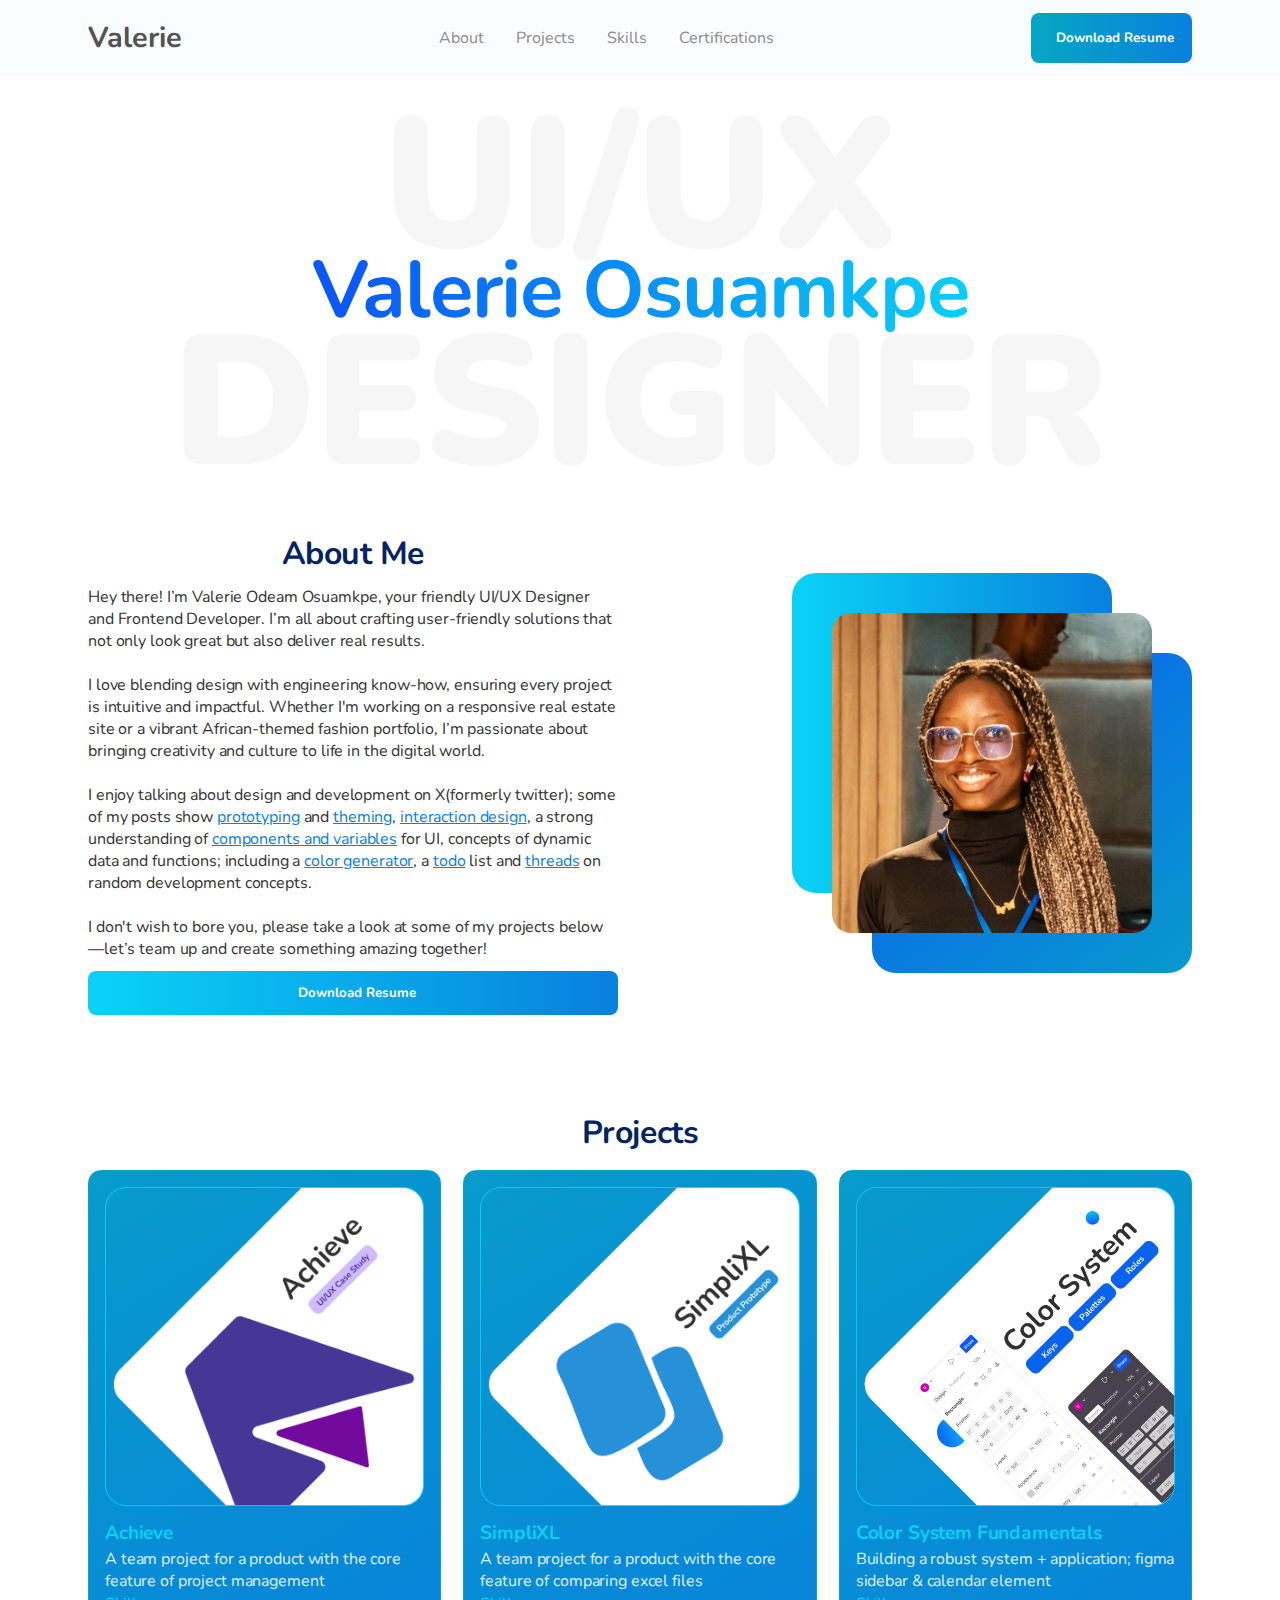
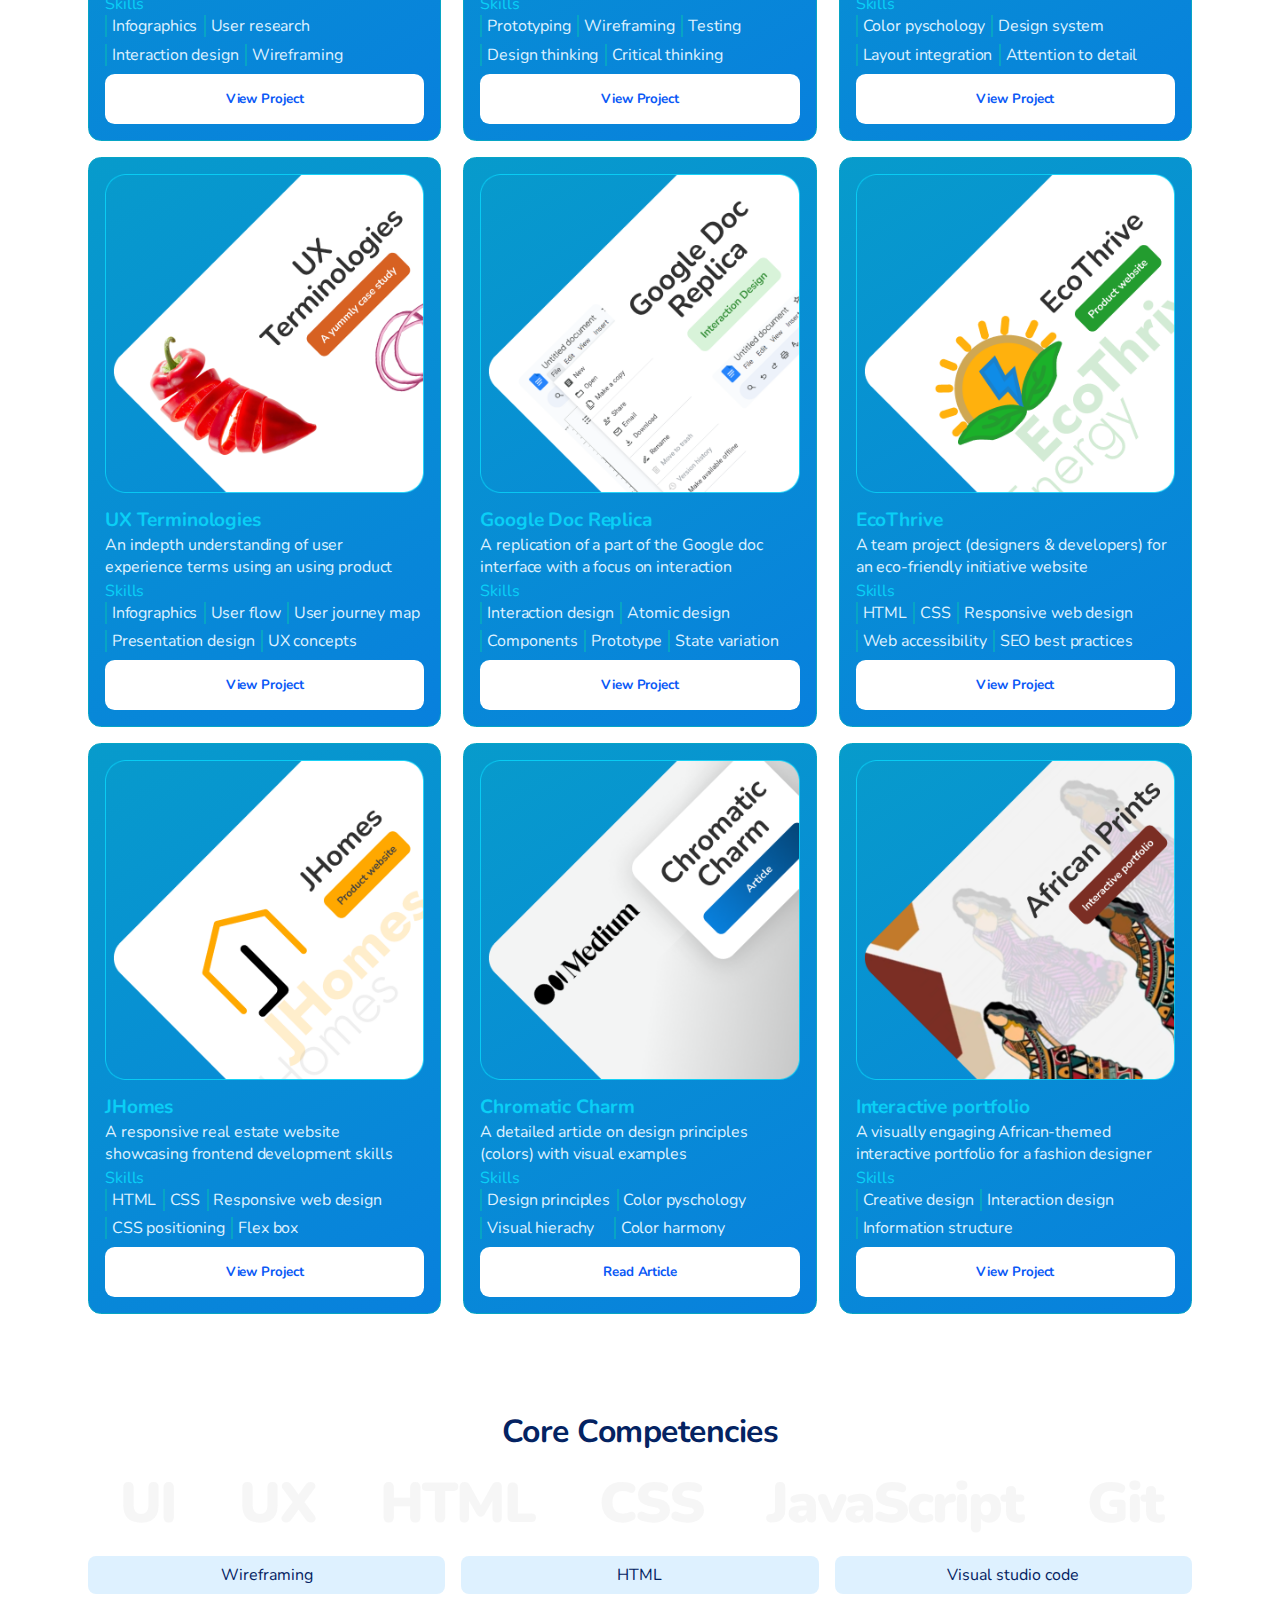
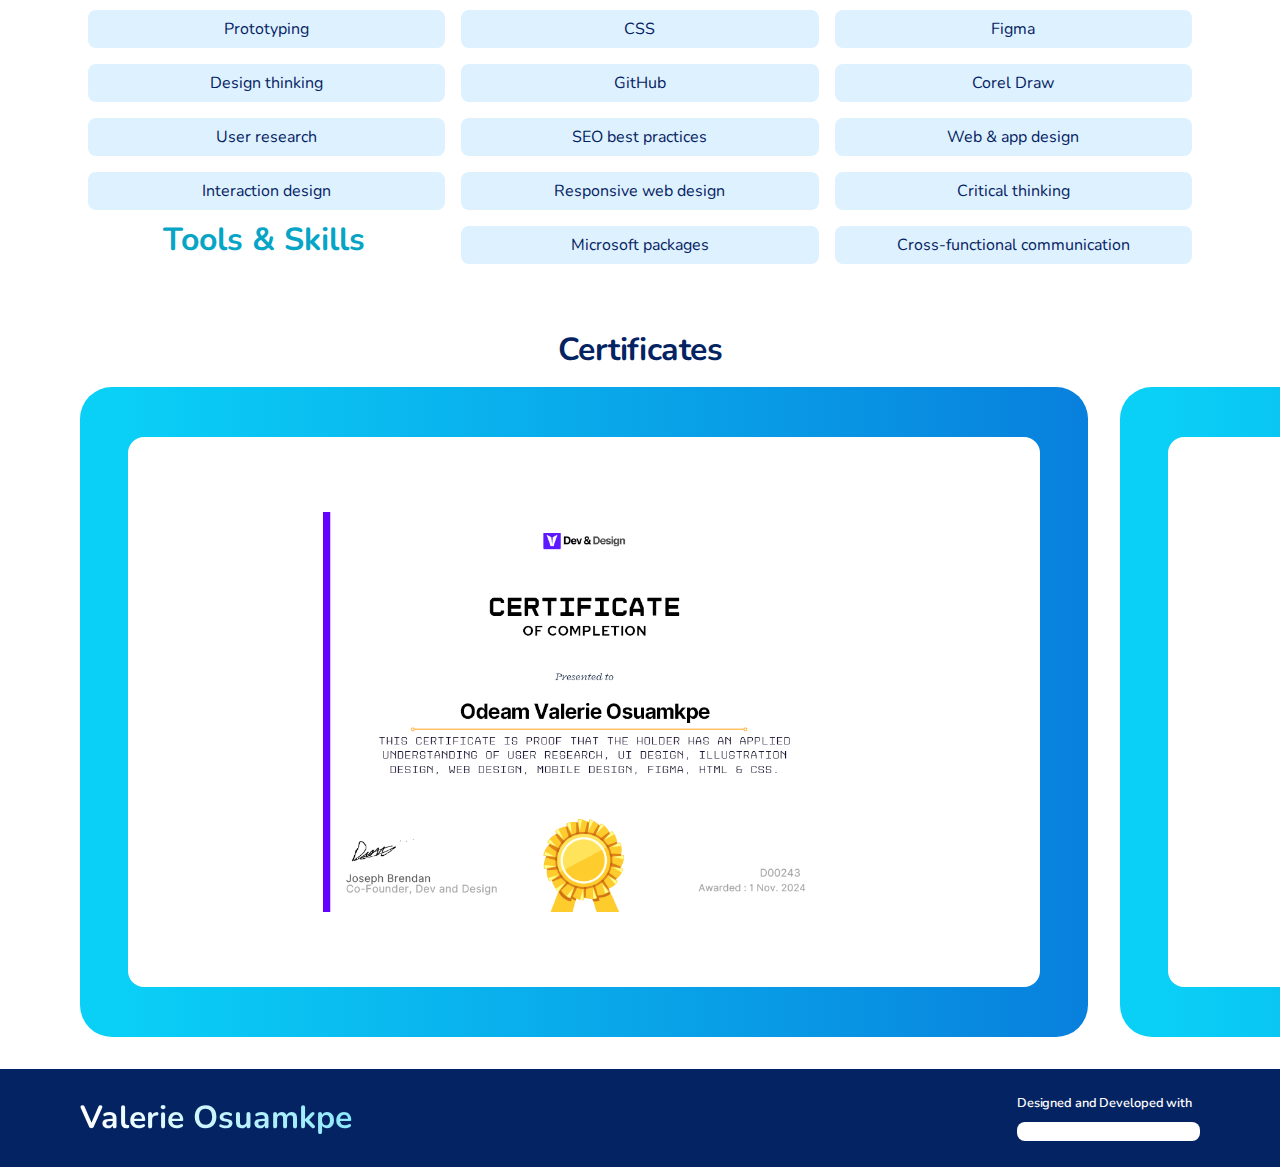
<file: index.html>
<!DOCTYPE html>
<html lang="en">
<head>
    <meta charset="UTF-8">
    <meta name="viewport" content="width=device-width, initial-scale=1.0">
    <title>Valerie's Portfolio</title>

    <link rel="stylesheet" href="style.css">
    <link rel="stylesheet" href="https://cdnjs.cloudflare.com/ajax/libs/font-awesome/6.6.0/css/all.min.css" integrity="sha512-Kc323vGBEqzTmouAECnVceyQqyqdsSiqLQISBL29aUW4U/M7pSPA/gEUZQqv1cwx4OnYxTxve5UMg5GT6L4JJg==" crossorigin="anonymous" referrerpolicy="no-referrer" />
</head>
<body>
<!-- Everything light mode here -->
<div class="lightModeContainer">
   <section class="headerContainer">
        <div class="logoContainer">
            <h1>Valerie</h1>
        </div>

        <ul class="navContainer">
            <li><a href="#about">About</a></li>
            <li><a href="#projects">Projects</a></li>
            <li><a href="#skills">Skills</a></li>
            <!-- <li><a href="#">Education</a></li> -->
            <li><a href="#cert">Certifications</a></li>
            <!-- <li><a href="#">Contact</a></li> -->
        </ul>

        <div class="cvButtonContainer">
            <a href="./Resume/ODEAM.VALERIE.OSUAMKPE1.pdf" download>
                <button><i class="fa-solid fa-download"></i>Download Resume</button>
            </a>
        </div>

        <button class="menuIcon">
            <i class="fa-solid fa-bars"></i>
        </button>

        <div class="side-menu">
            <div class="closeandlist">
                <button class="closeIcon">
                    <i class="fa-solid fa-xmark"></i>
                </button>

                <ul class="list">
                    <li><a href="#"><i class="fa-solid fa-download"></i>Download Resume</a></li>
                    <li><a href="#"><i class="fa-solid fa-user"></i>About</a></li>
                    <li><a href="#"><i class="fa-solid fa-briefcase"></i>Projects</a></li>
                    <li><a href="#"><i class="fa-solid fa-hand-holding-heart"></i>Tools and Skills</a></li>
                    <li><a href="#"><i class="fa-solid fa-award"></i>Certifications</a></li>
                </ul>
            </div>

            <div class="socials">
                <a target="_blank" href="mailto:valemmie143@gmail.com">
                    <i class="fa-solid fa-envelope"></i>
                </a>
                <a target="_blank" href="https://www.linkedin.com/in/odeam-valerie-osuamkpe-3a49a3245/">
                    <i class="fa-brands fa-linkedin"></i>
                </a>
                <a target="_blank" href="https://www.x.com/valtasha_">
                    <i class="fa-brands fa-square-x-twitter"></i>
                </a>
                <a target="_blank" href="https://www.behance.net/valtashvaltash">
                    <i class="fa-brands fa-square-behance"></i>
                </a>
                <a target="_blank" href="https://github.com/ValerieOsuamkpe">
                    <i class="fa-brands fa-square-github"></i>
                </a>
            </div>
        </div>
   </section>

   <section class="heroContainer">
        <div class="roleContainer">
            <h1>UI/UX DESIGNER</h1>
        </div>

        <div class="introContainer">
            <div class="topCont">
                <!-- <div class="leftCont">
                    <div class="helloCont">
                        <h1>Hello</h1>
                    </div>
                    <div class="amCont">
                        <h1>I am</h1>
                    </div>
                </div>
                <div class="rightCont">
                    <div class="nameCont">
                        <p>Odeam Valerie Osuamkpe</p>
                    </div>
                    <div class="roleCont">
                        <p>A UI/UX designer</p>
                    </div>
                    <div class="passionCont">
                        <p>Passionate about design and development</p>
                    </div>
                </div> -->
            </div>
            <div class="bottomCont">
                <h1>Valerie Osuamkpe</h1>
            </div>
        </div>
   </section>

   <section id="about" class="aboutContainer">
        <div class="textContainer">
            <div class="aboutHeadingContainer">
                <h2>About Me</h2>
            </div>
            <div class="descriptionContainer">
                <p> Hey there! I’m Valerie Odeam Osuamkpe, your friendly UI/UX Designer and Frontend Developer.
                     I’m all about crafting user-friendly solutions that not only look great but also deliver real results.
                     <br><br>I love blending design with engineering know-how, ensuring every project is intuitive and impactful.
                     Whether I'm working on a responsive real estate site or a vibrant African-themed fashion portfolio, I’m
                     passionate about bringing creativity and culture to life in the digital world.
                     <br><br>I enjoy talking about design and development on X(formerly twitter); some of my posts show <a href="https://x.com/valtasha_/status/1859647364316921919" target="_blank" rel="noopener noreferrer">prototyping</a> and <a target="_blank" href="https://x.com/valtasha_/status/1824125186385355161">theming</a>, <a target="_blank" href="https://x.com/valtasha_/status/1828368044717986137">interaction design</a>, a strong understanding of <a href="https://x.com/valtasha_/status/1826273062653948140">components and variables</a> for UI, concepts of dynamic data and functions; including a <a target="_blank" href="https://x.com/valtasha_/status/1819943722303263037">color generator</a>, a <a target="_blank" href="https://x.com/valtasha_/status/1842196359480270932">todo</a> list and <a target="_blank" href="https://x.com/valtasha_/status/1814825697363251517">threads</a> on random development concepts. <br><br> I don't wish to bore you, please take a look at some of my projects below—let’s team up and create something amazing together!</p>
            </div>
            <div class="downloadButtonContainer">
                <a href="./Resume/ODEAM.VALERIE.OSUAMKPE1.pdf" download>
                <button><i class="fa-solid fa-download"></i>Download Resume</button>
            </a>
            </div>
        </div>

        <div class="imageContainer">
            <div class="topGradientBox"></div>
            <div class="bottomGradientBox"></div>
            <div class="imgCont">
                <!-- Add image here -->
                <img src="./Images/AboutValerie.png" alt="A headshot picture of Valerie Osuamkpe">
            </div>
        </div>

        <div class="secondDownloadButtonContainer">
            <a href="./Resume/ODEAM.VALERIE.OSUAMKPE1.pdf" download>
            <button><i class="fa-solid fa-download"></i>Download Resume</button>
        </a>
        </div>
   </section>

   <section id="projects" class="projects">
        <div class="firstProjectChildContainer">
            <h2>Projects</h2>
        </div>

        <div class="secondProjectChildContainer">
            <!-- ACHIEVE -->
            <div class="projectCardContainer">
                <div class="projectImageContainer">
                    <img src="./Images/cover1.png" alt="Image of project">
                </div>

                <div class="projectDescriptionContainer">
                    <div class="nameOfProject">
                        <h3>Achieve</h3>
                    </div>

                    <div class="textForProjectName">
                        <p>A team project for a product with the core feature of project management</p>
                    </div>

                    <div class="skillsUsedContainer">
                        <div class="skills">
                            <p>Skills</p>
                        </div>

                        <div class="listOfSkills">
                            <div class="skill1">
                                <p>Infographics</p>
                            </div>
                            <div class="skill1">
                                <p>User research</p>
                            </div>
                            <div class="skill1">
                                <p>Interaction design</p>
                            </div>
                            <div class="skill1">
                                <p>Wireframing</p>
                            </div>
                        </div>
                    </div>
                </div>

                <div class="viewProjectButton">
                    <a href="https://www.behance.net/gallery/210850793/ACHIEVE" target="_blank"><button>View Project</button></a>
                </div>
            </div>
            <!-- SimpliXL Duplicate -->
            <div class="projectCardContainer">
                <div class="projectImageContainer">
                    <img src="./Images/cover2.png" alt="Image of project">
                </div>

                <div class="projectDescriptionContainer">
                    <div class="nameOfProject">
                        <h3>SimpliXL</h3>
                    </div>

                    <div class="textForProjectName">
                        <p>A team project for a product with the core feature of comparing excel files</p>
                    </div>

                    <div class="skillsUsedContainer">
                        <div class="skills">
                            <p>Skills</p>
                        </div>

                        <div class="listOfSkills">
                            <div class="skill1">
                                <p>Prototyping</p>
                            </div>
                            <div class="skill1">
                                <p>Wireframing</p>
                            </div>
                            <div class="skill1">
                                <p>Testing</p>
                            </div>
                            <div class="skill1">
                                <p>Design thinking</p>
                            </div>
                            <div class="skill1">
                                <p>Critical thinking</p>
                            </div>
                        </div>
                    </div>
                </div>

                <div class="viewProjectButton">
                    <a href="https://www.figma.com/proto/1zrnXmplGEjfzfbL3UEw8I/SimpliXL-x-Valerie?node-id=4314-53021&node-type=frame&t=1WvyFa4cFbrVTh9T-0&scaling=scale-down&content-scaling=fixed&page-id=2%3A3&starting-point-node-id=4314%3A53021&show-proto-sidebar=1" target="_blank"><button>View Project</button></a>
                </div>
            </div>
            <!-- Color System Duplicate -->
            <div class="projectCardContainer">
                <div class="projectImageContainer">
                    <img src="./Images/cover3.png" alt="Image of project">
                </div>

                <div class="projectDescriptionContainer">
                    <div class="nameOfProject">
                        <h3>Color System Fundamentals</h3>
                    </div>

                    <div class="textForProjectName">
                        <p>Building a robust system + application; figma sidebar & calendar element</p>
                    </div>

                    <div class="skillsUsedContainer">
                        <div class="skills">
                            <p>Skills</p>
                        </div>

                        <div class="listOfSkills">
                            <div class="skill1">
                                <p>Color pyschology</p>
                            </div>
                            <div class="skill1">
                                <p>Design system</p>
                            </div>
                            <div class="skill1">
                                <p>Layout integration</p>
                            </div>
                            <div class="skill1">
                                <p>Attention to detail</p>
                            </div>
                        </div>
                    </div>
                </div>

                <div class="viewProjectButton">
                    <a href="https://www.behance.net/gallery/184293593/Color-System-Fundamentals-Keys-Palettes-and-Roles" target="_blank"><button>View Project</button></a>
                </div>
            </div>
            <!-- UX terminologies Duplicate -->
            <div class="projectCardContainer">
                <div class="projectImageContainer">
                    <img src="./Images/cover4.png" alt="Image of project">
                </div>

                <div class="projectDescriptionContainer">
                    <div class="nameOfProject">
                        <h3>UX Terminologies</h3>
                    </div>

                    <div class="textForProjectName">
                        <p>An indepth understanding of user experience terms using an using product</p>
                    </div>

                    <div class="skillsUsedContainer">
                        <div class="skills">
                            <p>Skills</p>
                        </div>

                        <div class="listOfSkills">
                            <div class="skill1">
                                <p>Infographics</p>
                            </div>
                            <div class="skill1">
                                <p>User flow</p>
                            </div>
                            <div class="skill1">
                                <p>User journey map</p>
                            </div>
                            <div class="skill1">
                                <p>Presentation design</p>
                            </div>
                            <div class="skill1">
                                <p>UX concepts</p>
                            </div>
                        </div>
                    </div>
                </div>

                <div class="viewProjectButton">
                    <a href="https://www.behance.net/gallery/207501361/UX-Terminologies-A-case-study-of-the-yummly-app" target="_blank"><button>View Project</button></a>
                </div>
            </div>
            <!-- Google doc replica Duplicate -->
            <div class="projectCardContainer">
                <div class="projectImageContainer">
                    <img src="./Images/cover5.png" alt="Image of project">
                </div>

                <div class="projectDescriptionContainer">
                    <div class="nameOfProject">
                        <h3>Google Doc Replica</h3>
                    </div>

                    <div class="textForProjectName">
                        <p>A replication of a part of the Google doc interface with a focus on interaction</p>
                    </div>

                    <div class="skillsUsedContainer">
                        <div class="skills">
                            <p>Skills</p>
                        </div>

                        <div class="listOfSkills">
                            <div class="skill1">
                                <p>Interaction design</p>
                            </div>
                            <div class="skill1">
                                <p>Atomic design</p>
                            </div>
                            <div class="skill1">
                                <p>Components</p>
                            </div>
                            <div class="skill1">
                                <p>Prototype</p>
                            </div>
                            <div class="skill1">
                                <p>State variation</p>
                            </div>
                        </div>
                    </div>
                </div>

                <div class="viewProjectButton">
                    <a href="https://www.behance.net/gallery/207512915/Google-doc-interface-replication" target="_blank"><button>View Project</button></a>
                </div>
            </div>
            <!-- EcoThrive Duplicate -->
            <div class="projectCardContainer">
                <div class="projectImageContainer">
                    <img src="./Images/cover6.png" alt="Image of project">
                </div>

                <div class="projectDescriptionContainer">
                    <div class="nameOfProject">
                        <h3>EcoThrive</h3>
                    </div>

                    <div class="textForProjectName">
                        <p>A team project (designers & developers) for an eco-friendly initiative website</p>
                    </div>

                    <div class="skillsUsedContainer">
                        <div class="skills">
                            <p>Skills</p>
                        </div>

                        <div class="listOfSkills">
                            <div class="skill1">
                                <p>HTML</p>
                            </div>
                            <div class="skill1">
                                <p>CSS</p>
                            </div>
                            <div class="skill1">
                                <p>Responsive web design</p>
                            </div>
                            <div class="skill1">
                                <p>Web accessibility</p>
                            </div>
                            <div class="skill1">
                                <p>SEO best practices</p>
                            </div>
                        </div>
                    </div>
                </div>

                <div class="viewProjectButton">
                    <a href="https://inquisitive-sawine-bc7ae1.netlify.app/" target="_blank"><button>View Project</button></a>
                </div>
            </div>
            <!-- JHomes Duplicate -->
            <div class="projectCardContainer">
                <div class="projectImageContainer">
                    <img src="./Images/cover7.png" alt="Cover image for Jhomes project using html and css">
                </div>

                <div class="projectDescriptionContainer">
                    <div class="nameOfProject">
                        <h3>JHomes</h3>
                    </div>

                    <div class="textForProjectName">
                        <p>A responsive real estate website showcasing frontend development skills</p>
                    </div>

                    <div class="skillsUsedContainer">
                        <div class="skills">
                            <p>Skills</p>
                        </div>

                        <div class="listOfSkills">
                            <div class="skill1">
                                <p>HTML</p>
                            </div>
                            <div class="skill1">
                                <p>CSS</p>
                            </div>
                            <div class="skill1">
                                <p>Responsive web design</p>
                            </div>
                            <div class="skill1">
                                <p>CSS positioning</p>
                            </div>
                            <div class="skill1">
                                <p>Flex box</p>
                            </div>
                        </div>
                    </div>
                </div>

                <div class="viewProjectButton">
                    <a href="https://valerieosuamkpe.github.io/tjp-task-6/index.html" target="_blank"><button>View Project</button></a>
                </div>
            </div>
            <!-- Article Duplicate -->
            <div class="projectCardContainer">
                <div class="projectImageContainer">
                    <img src="./Images/cover8.png" alt="Cover image for medium article titled chromatic charm">
                </div>

                <div class="projectDescriptionContainer">
                    <div class="nameOfProject">
                        <h3>Chromatic Charm</h3>
                    </div>

                    <div class="textForProjectName">
                        <p>A detailed article on design principles (colors) with visual examples</p>
                    </div>

                    <div class="skillsUsedContainer">
                        <div class="skills">
                            <p>Skills</p>
                        </div>

                        <div class="listOfSkills">
                            <div class="skill1">
                                <p>Design principles</p>
                            </div>
                            <div class="skill1">
                                <p>Color pyschology</p>
                            </div>
                            <div class="skill1">
                                <p>Visual hierachy</p>
                            </div>
                            <div class="skill1">
                                <p></p>
                            </div>
                            <div class="skill1">
                                <p>Color harmony</p>
                            </div>
                        </div>
                    </div>
                </div>

                <div class="viewProjectButton">
                    <a href="https://medium.com/@odeamvalerieosuamkpe/chromatic-charm-unlocking-the-power-of-colour-in-design-fd9267baa758" target="_blank"><button>Read Article</button></a>
                </div>
            </div>
            <!-- African fashion portfolio Duplicate -->
            <div class="projectCardContainer">
                <div class="projectImageContainer">
                    <img src="./Images/cover9.png" alt="Cover image for African-themed interactive portfolio project">
                </div>

                <div class="projectDescriptionContainer">
                    <div class="nameOfProject">
                        <h3>Interactive portfolio</h3>
                    </div>

                    <div class="textForProjectName">
                        <p>A visually engaging African-themed 
                            interactive portfolio for a fashion designer</p>
                    </div>

                    <div class="skillsUsedContainer">
                        <div class="skills">
                            <p>Skills</p>
                        </div>

                        <div class="listOfSkills">
                            <div class="skill1">
                                <p>Creative design</p>
                            </div>
                            <div class="skill1">
                                <p>Interaction design</p>
                            </div>
                            <div class="skill1">
                                <p>Information structure</p>
                            </div>
                            <div class="skill1">
                                <p></p>
                            </div>
                            <div class="skill1">
                                <p></p>
                            </div>
                        </div>
                    </div>
                </div>

                <div class="viewProjectButton">
                    <a href="https://valerieosuamkpe.my.canva.site/uju#" target="_blank"><button>View Project</button></a>
                </div>
            </div>

        </div>

        <!-- <div class="thirdProjectContainer">
            <a href="#">See more</a>
        </div> -->
   </section>

   <section id="skills" class="coreCompetencies">
        <div class="coreCompeteneciesTitleContainer">
            <h2>Core Competencies</h2>
        </div>

        <div class="coreMainContainer">
            <div class="roleInBackground">
                <div class="animateslide">
                    <h1 class="ui">UI</h1>
                    <h1 class="code">UX</h1>
                    <h1 class="soft">HTML</h1>
                    <h1 class="ui">CSS</h1>
                    <h1 class="code">JavaScript</h1>
                    <h1 class="soft">Git</h1>
                    <h1 class="ui">Github</h1>
                    <h1 class="code">VS Code</h1>
                    <h1 class="soft">Figma</h1>
                    <h1 class="ui">Information architecture</h1>
                    <h1 class="code">User research</h1>
                    <h1 class="soft">User journey map</h1>
                </div>
            </div>

            <div class="tools1">
                <div class="designTool">
                    <p>Wireframing</p>
                    <p>Prototyping</p>
                    <p>Design thinking</p>
                    <p>User research</p>
                    <p>Interaction design</p>
                </div>
                <div class="engineerTool">
                    <p>HTML</p>
                    <p>CSS</p>
                    <p>GitHub</p>
                    <p>SEO best practices</p>
                    <p>Responsive web design</p>
                    <p>Microsoft packages</p>
                </div>
                <div class="softskill">
                    <p>Visual studio code</p>
                    <p>Figma</p>
                    <p>Corel Draw</p>
                    <p>Web & app design</p>
                    <p>Critical thinking</p>
                    <p>Cross-functional communication</p>
                </div>
            </div>

            <div class="toolsAndSkills">
                <h1>Tools & Skills</h1>
            </div>
        </div>
        
    </section>

<!-- SAVING EDUCATION SECTION IN HOLDCODE PAGE -->

    <section id="cert" class="certificates">
        <div class="certTitle">
            <h3>Certificates</h3>
        </div>

        <div class="certMain">
            <div class="blueborder">
                <div class="whitespace">
                    <img src="./Images/Certificates/UIUX_devanddesign.png" alt="Valerie's Dynamic interface interaction certificate from dev and design, August 2024">
                </div>
            </div>

            <div class="blueborder">
                <div class="whitespace">
                    <img src="./Images/Certificates/JS_devanddesign.png" alt="Valerie's Dynamic interface interaction certificate from dev and design, August 2024">
                </div>
            </div>

            <div class="blueborder">
                <div class="whitespace">
                    <img src="./Images/Certificates/GeorgiaInstitute.png" alt="Valerie's  certificate on user experience from Georgia Institute of Technology, October 2023">
                </div>
            </div>

            <div class="blueborder">
                <div class="whitespace">
                    <img src="./Images/Certificates/jobberman.png" alt="Valerie's certificate of completion for accelerated soft skills training on jobberman, August 2022">
                </div>
            </div>

            <div class="blueborder">
                <div class="whitespace">
                    <img src="./Images/Certificates/FAA.png" alt="Certificate of completion of lauchpad course in product design and UIUX, August 2022">
                </div>
            </div>
            
            <div class="blueborder">
                <div class="whitespace">
                    <img src="./Images/Certificates/TJP.png" alt="Valerie's certificate of completion for a frontend development course, from The Just Projects Training 2023">
                </div>
            </div>

            <div class="blueborder">
                <div class="whitespace">
                    <img src="./Images/Certificates/Zuri.png" alt="Valerie's certificate of completion for an intensive training in product design from the Zuri Training Team, august 2022">
                </div>
            </div>

            <div class="blueborder">
                <div class="whitespace">
                    <img src="./Images/Certificates/hamstring.png" alt="Valerie's certificate of completion for a course in graphics design, November 2023">
                </div>
            </div>
        </div>

    </section>



<!-- TRY HAND ON FOOTER -->
    <section class="footer">
        <div class="leftFoot">
            <h2>Valerie Osuamkpe</h2>
        </div>

        <div class="rightFoot">
            <div class="DesignedAndDeveloped">
                <p>Designed and Developed with <i class="fa-solid fa-heart fa-beat"></i></p>
            </div>

            <div class="socialsContainer">
                <a target="_blank" href="mailto:valemmie143@gmail.com">
                    <i class="fa-solid fa-envelope"></i>
                </a>
                <a target="_blank" href="https://www.linkedin.com/in/odeam-valerie-osuamkpe-3a49a3245/">
                    <i class="fa-brands fa-linkedin"></i>
                </a>
                <a target="_blank" href="https://www.x.com/valtasha_">
                    <i class="fa-brands fa-square-x-twitter"></i>
                </a>
                <a target="_blank" href="https://www.behance.net/valtashvaltash">
                    <i class="fa-brands fa-square-behance"></i>
                </a>
                <a target="_blank" href="https://github.com/ValerieOsuamkpe">
                    <i class="fa-brands fa-square-github"></i>
                </a>
            </div>
        </div>
    </section>
</div>


<!-- Dark mode starts here -->
<div class="darkModeContainer"></div>

</body>
</html>
</file>
<file: style.css>
@import url('https://fonts.googleapis.com/css2?family=Nunito:ital,wght@0,200..1000;1,200..1000&display=swap');

*{
    margin: 0;
    padding: 0;
    box-sizing: border-box;
    font-family: "Nunito", sans-serif;
}

.lightModeContainer{
    background-color: #fff;
    /* cursor: url('customcursor.png'), auto; */
}

.headerContainer{
    width: 100%;
    height: auto;
    padding: 0.8rem 5.5rem;
    display: flex;
    flex-direction: row;
    justify-content: space-between;
    align-items: center;
    /* border: 1px solid pink; */
    background-color: #fafdff;
}

.logoContainer{
    width: fit-content;
    height: auto;
}

.logoContainer h1{
    font-size: 1.8rem;
    font-weight: 700;
    color: #535353;
}

.navContainer{
    width: fit-content;
    height: auto;
    display: flex;
    flex-direction: row;
    justify-content: center;
    align-items: center;
    /* column-gap: 1rem; */
}

.navContainer li{
    list-style: none;
    width: fit-content;
    height: auto;
    padding: 0.5rem 0;
}

.navContainer li a{
    width: fit-content;
    height: auto;
    text-decoration: none;
    color: #8f8989;
    padding: 0.5rem 1rem;
    font-size: 1rem;
    cursor: pointer;
}

.cvButtonContainer{
    width: fit-content;
    height: auto;
}

.cvButtonContainer a{
    width: fit-content;
    height: auto;
    text-decoration: none;
}

.cvButtonContainer a button{
    width: fit-content;
    height: auto;
    display: flex;
    flex-direction: row;
    padding: 1rem 1.1rem;
    outline: none;
    border: none;
    border-radius: 0.5rem;
    column-gap: 0.5rem;
    background: linear-gradient(90deg, #07A5C5 4.53%, #0880DD 100%);
    font-weight: 700;
    color: #fff;
    cursor: pointer;
    display: flex;
    flex-direction: row;
    justify-content: center;
    align-items: center;
    border: none;
    transition: border 0.3s ease;
}

/* MENU */
.menuIcon, .closeIcon{
    cursor: pointer;
    border: none;
    padding: 0.8rem 1rem;
    border-radius: 0.3rem;
    background-color: #c1e4f9;
    color: #0880DD;
}

.side-menu{
    width: 70%;
    height: auto;
    display: flex;
    flex-direction: column;
    justify-content: ;
    background-color: #07A5C5;
}

.menuIcon, .side-menu{
    display: none;
}

/* HERO SECTION */
.heroContainer{
    width: 100%;
    height: auto;
    margin: 4rem 0;
    margin-top: 10rem;
    display: flex;
    flex-direction: row;
    justify-content: center;
    align-items: center;
    position: relative;
}

.roleContainer{
    width: 78%;
    height: auto;
    margin: 0rem auto;
    /* border: 1px solid red; */
    position: absolute;
    margin-bottom: 4rem;
}

.roleContainer h1{
    width: 100%;
    color: rgba(166, 166, 166, 0.10);
    font-size: 11.5rem;
    font-weight: 900;
    line-height: 216.5px;
    letter-spacing: -2.038px;
    /* border: #042362 1px solid; */
    text-align: center;
}

.introContainer{
    width: fit-content;
    height: auto;
    display: flex;
    flex-direction: column;
    /* border: 1px solid blue; */
    margin-bottom: 4.7rem;
}

.topCont{
    width: 100%;
    height: auto;
    display: flex;
    flex-direction: row;
    justify-content: start;
    align-items: end;
    column-gap: 3rem;
}

.leftCont{
    width: fit-content;
    height: auto;
}

.helloCont, .amCont{
    width: fit-content;
    height: auto;
}

.helloCont h1, .amCont h1{
    color: #313131;
    font-size: 3rem;
    font-weight: 400;
    letter-spacing: -0.96px;
}

.rightCont{
    width: fit-content;
    height: auto;
    display: flex;
    flex-direction: column;
    padding-bottom: 1rem;
}

.nameCont, .roleCont, .passionCont{
    width: fit-content;
    height: auto;
}

.nameCont p, .roleCont p, .passionCont p{
    color: #313131;
    font-size: 16px;
    letter-spacing: -0.16px;
}

.bottomCont{
    width: fit-content;
    height: auto;
}

.bottomCont h1{
    font-size: 5rem;
    font-weight: 700;
    letter-spacing: -1.28px;
    background: linear-gradient(90deg, #0A59F6 4.53%, #0ACFF6 100%);
    background-clip: text;
    -webkit-background-clip: text;
    -webkit-text-fill-color: transparent;
}


/* ABOUT */
.aboutContainer{
    width: 100%;
    height: auto;
    padding: 3rem 5.5rem;
    display: flex;
    flex-direction: row;
    justify-content: space-between;
    align-items: center;
    column-gap: 2rem;
}

.textContainer{
    width: 48%;
    height: auto;
    display: flex;
    flex-direction: column;
    justify-content: start;
    align-items: center;
    row-gap: 0.7rem;
}

.aboutHeadingContainer{
    width: fit-content;
    height: auto;
}

.aboutHeadingContainer h2{
    color: #042362;
    font-size: 2rem;
    font-weight: 700;
    letter-spacing: -0.48px;
}

.descriptionContainer{
    width: fit-content;
    height: auto;
}

.descriptionContainer p{
    color: #333;
    font-size: 1rem;
    letter-spacing: -0.12px;
}

.downloadButtonContainer, .secondDownloadButtonContainer{
    width: 100%;
    height: auto;
}

.downloadButtonContainer a, .secondDownloadButtonContainer a{
    width: 100%;
    height: auto;
    text-decoration: none;
}

.downloadButtonContainer a button, .secondDownloadButtonContainer a button{
    width: 100%;
    height: auto;
    display: flex;
    flex-direction: row;
    padding: 0.8rem 1.1rem;
    outline: none;
    border: none;
    border-radius: 0.5rem;
    column-gap: 0.5rem;
    background: linear-gradient(90deg, #0ACFF6 4.53%, #0880DD 100%);
    color: #fff;
    cursor: pointer;
    display: flex;
    flex-direction: row;
    justify-content: center;
    align-items: center;
    font-weight: 700;
}

.descriptionContainer p a{
    color: #0880DD;
}

.secondDownloadButtonContainer a button{
    background: none;
    background-color: #042362;
}

.imageContainer{
    width: 25rem;
    /* height: 25rem; */
    height: auto;
    display: flex;
    flex-direction: column;
    align-items: center;
    justify-content: center;
    /* border: 2px solid green; */
    position: relative;
}

.secondDownloadButtonContainer{
    display: none;
}

.topGradientBox{
    width: 80%;
    height: 80%;
    flex-shrink: 0;
    border-radius: 1.5rem;
    background: linear-gradient(90deg, #0ACFF6 4.53%, #0880DD 100%);
    position: absolute;
    left: 0;
    top: 0;
}

.bottomGradientBox{
    width: 80%;
    height: 80%;
    flex-shrink: 0;
    border-radius: 1.5rem;
    background: linear-gradient(138deg, #0A59F6 0%, #07A5C5 117.81%);
    position: absolute;
    right: 0;
    bottom: 0;
}

.imgCont{
    width: 20rem;
    height: 20rem;
    z-index: 1;
    /* border: 1px solid black; */
    margin: 2.5rem;
}

.imgCont img{
    width: 100%;
    height: 100%;
}


/* Projects section */
.projects{
    width: 100%;
    height: auto;
    padding: 3rem 5.5rem;
    display: flex;
    flex-direction: column;
    justify-content: start;
    align-items: center;
    row-gap: 1rem;
}

.firstProjectChildContainer{
    width: fit-content;
    height: auto;
}

.firstProjectChildContainer h2{
    color: #042362;
    font-size: 2rem;
    font-weight: 700;
    letter-spacing: -0.48px;
}

.secondProjectChildContainer{
    width: 100%;
    height: auto;
    /* border: 1px solid black; */
    display: flex;
    flex-direction: row;
    justify-content: space-between;
    flex-wrap: wrap;
    align-items: stretch;
    /* column-gap: 1.35rem; */
    row-gap: 1rem;
    /* padding: 2rem; */
}

.projectCardContainer{
    width: 32%;
    height: auto;
    border: #07A5C5 1px solid;
    background: linear-gradient(149deg, #07A5C5 -36.69%, #0880DD 100%);
    padding: 1rem;
    border-radius: 0.8rem;
    display: flex;
    flex-direction: column;
    justify-content: space-between;
    row-gap: 0.5rem;
}

.projectImageContainer{
    width: 100%;
    height: auto;
    /* background-color: #07A5C5; */
}

.projectImageContainer img{
    width: 100%;
    height: auto;
}

.projectDescriptionContainer{
    width: 100%;
    height: auto;
    display: flex;
    flex-direction: column;
    row-gap: 0.1rem;
}

.nameOfProject{
    width: fit-content;
    height: auto;
}

.nameOfProject h3{
    color: #0ACFF6;
    font-size: 1.2rem;
    font-weight: 700;
    letter-spacing: -0.15px;
}

.textForProjectName{
    width: 100%;
    height: auto;
}

.textForProjectName p{
    color: #DEF1FF;
    letter-spacing: -0.12px;
}

.skillsUsedContainer{
    width: 100%;
    height: auto;
    display: flex;
    flex-direction: column;
    justify-content: space-between;
    align-items: start;
    column-gap: 0.3rem;
    /* border: 1px darksalmon dashed; */
}

.skills{
    width: fit-content;
    height: auto;
}

.skills p{
    color: #0ACFF6;
    letter-spacing: -0.12px;
}

.listOfSkills{
    width: 100%;
    height: auto;
    display: flex;
    flex-direction: row;
    justify-content: start;
    align-items: start;
    flex-wrap: wrap;
    column-gap: 0.4rem;
    row-gap: 0.4rem;
    /* border: 3px dotted purple; */
}

.listOfSkills .skill1{
    border-left: 2px solid #07A5C5;
    padding-left: 0.3rem;
}

.listOfSkills .skill1 p{
    color: #DEF1FF;
    letter-spacing: -0.12px;
}

.viewProjectButton{
    width: 100%;
    height: auto;
}

.viewProjectButton a button{
    width: 100%;
    height: auto;
    padding: 1rem;
    border-radius: 0.6rem;
    outline: none;
    stroke: none;
    border: none;
    color: #0A59F6;
    background-color: #fff;
    font-weight: 700;
    letter-spacing: -0.08px;
    cursor: pointer;
}

/* CORE COMPETENCIES */
.coreCompetencies{
    width: 100%;
    height: auto;
    padding: 3rem 5.5rem;
    border-radius: 1rem;
    display: flex;
    flex-direction: column;
    justify-content: start;
    align-items: center;
    position: relative;
    /* background-color: #c9f0f8; */
}

.coreCompeteneciesTitleContainer{
    width: fit-content;
    height: auto;
}

.coreCompeteneciesTitleContainer h2{
    color: #042362;
    font-size: 2rem;
    font-weight: 700;
    letter-spacing: -0.48px;
}

.coreMainContainer{
    width: 100%;
    height: auto;
    /* border: #042362 dotted 1px; */
}

/* ANIMATION */
@keyframes slide {
    from{
        transform: translateX(0);
    }
    to{
        transform: translateX(-100%);
    }    
}

.roleInBackground{
    /* width: 100%; */
    /* height: auto; */
    /* position: relative; */
    display: flex;
    /* flex-direction: row; */
    overflow: hidden;
    white-space: nowrap;
    /* justify-content: space-between; */
}

.animateslide{
    /* width: 200%; */
    height: auto;
    display: flex;
    flex-direction: row;
    animation: 40s slide infinite linear;
}

.roleInBackground h1{
    font-size: 3.5rem;
    color: rgba(166, 166, 166, 0.10);
    font-weight: 900;
    line-height: 70.5px; /* 106.25% */
    letter-spacing: -2.038px;
    padding: 1rem 2rem 0 2rem;
}

.tools1{
    width: 100%;
    height: auto;
    display: flex;
    flex-direction: row;
    justify-content: space-between;
    column-gap: 1rem;
    /* border: #042362 1px solid; */
}

.tools1 div{
    width: 100%;
    height: auto;
}

.tools1 p{
    /* padding: 0.5rem 5.5rem; */
    /* border: #042362 1px solid; */
    padding: 0.5rem 0;
    width: 100%;
    background-color: #DEF1FF;
    border-radius: 0.5rem;
    color: #042362;
    margin: 1rem 0;
    text-align: center;
}

.toolsAndSkills{
    position: absolute;
    bottom: 4.2rem;
    left: 10.2rem;
    color: #07A5C5;
}






/* CERTIFICATES */
.certificates{
    width: 100%;
    height: auto;
    display: flex;
    flex-direction: column;
    justify-content: center;
    align-items: center;
    row-gap: 1rem;
    padding-bottom: 2rem;
}

.certTitle{
    width: fit-content;
    height: auto;
}

.certTitle h3{
    color: #042362;
    font-size: 2rem;
    font-weight: 700;
    letter-spacing: -0.48px;
}

.certMain{
    width: 100%;
    height: auto;
    padding: 0 5rem;
    display: flex;
    flex-direction: row;
    column-gap: 2rem;
    overflow-x: auto;
}

.blueborder{
    width: 90%;
    height: 650px;
    padding: 3rem;
    background: linear-gradient(90deg, #0ACFF6 4.53%, #0880DD 100%);
    border-radius: 2rem;
    display: flex;
    flex-direction: row;
    align-items: center;
    justify-content: center;
    flex-shrink: 0;
}

.whitespace{
    width: 60rem;
    height: 550px;
    background-color: #fff;
    border-radius: 1rem;
    display: flex;
    flex-direction: row;
    align-items: center;
    justify-content: center;
}

.whitespace img{
    width: auto;
    height: 400px;
}


/* FOOTER SECTION */
.footer{
    width: 100%;
    height: auto;
    display: flex;
    flex-direction: row;
    padding: 1.6rem 5rem;
    background-color: #042362;
    justify-content: space-between;
    align-items: center;
}

.leftFoot{
    width: fit-content;
    height: auto;
}

.leftFoot h2{
    font-size: 2rem;
    background: linear-gradient(92deg, #FFF 2.02%, #0ACFF6 209.42%);
    background-clip: text;
    -webkit-background-clip: text;
    -webkit-text-fill-color: transparent;
}

.rightFoot{
    width: fit-content;
    height: auto;
    display: flex;
    flex-direction: column;
    justify-items: start;
    align-items: end;
    row-gap: 0.6rem;
}

.DesignedAndDeveloped{
    width: fit-content;
    height: auto;
}

.DesignedAndDeveloped p{
    letter-spacing: -0.105px;
    font-size: 0.8rem;
    color: #fff;
    text-align: right;
    font-weight: 600;
}

.socialsContainer{
    width: 100%;
    height: auto;
    background-color: #fff;
    padding: 0.6rem 1.2rem;
    display: flex;
    flex-direction: row;
    justify-content: space-between;
    align-items: center;
    column-gap: 1rem;
    border-radius: 0.5rem;
}

.DesignedAndDeveloped p i{
        color: #0ACFF6;
        padding: 0 0.25rem;
    }

.socialsContainer a i{
    font-size: 1.5rem;
    color: #042362;
}

.socialsContainer i:hover{
    border-radius: 0.3rem;
    color: #07A5C5;
}

a button:hover{
    border: 2px solid #0ACFF6;
}


/* MEDIA QUERY */
/* MEDIA QUERY */
/* min-width: 480px */

/* reduce margin for breakpoint */
/* @media (min-width: 480px) and (max-width: 1024px) */
@media (max-width: 1024px) {
    .logoContainer h1{
        font-size: 1.4rem;
    }
    .navContainer li a{
        padding: 0.5rem 0.4rem;
        font-size: 0.9rem;
    }
    .heroContainer{
        margin: 7.5rem 0 0 0;
        /* border: #042362 1px solid; */
    }
    .roleContainer{
        margin-bottom: ;
    }
    .roleContainer h1{
        font-size: 7rem;
        line-height: 146.5px;
    }
    .bottomCont h1{
        font-size: 4rem;
    }
    .imageContainer{
        width: 20rem;
        height: 20rem;
    }
    
    .topGradientBox{
        width: 80%;
        height: 80%;
    }

    .bottomGradientBox{
        width: 80%;
        height: 80%;
    }

    .imgCont{
        width: 80%;
        height: 80%;
    }
    .secondProjectChildContainer{
        column-gap: ;
    }
    .projectCardContainer{
        width: 48.5%;
    }
    .toolsAndSkills{
        display: none;
    }
    .certificates{
        width: 100%;
    }

    .certMain{
        width: 100%;
        padding: 0 5rem;
        column-gap: 1rem;
    }
    
    .blueborder{
        width: 90%;
        height: 550px;
        padding: 3rem;
        border-radius: 2rem;
    }
    
    .whitespace{
        width: 60rem;
        height: 450px;
        border-radius: 1rem;
    }
    
    .whitespace img{
        width: auto;
        height: 400px;
    }
}



@media (max-width: 980px){
    .blueborder{
        height: 450px;
        padding: 3rem;
    }
    
    .whitespace{
        width: 55rem;
        height: 350px;
    }
    
    .whitespace img{
        height: 300px;
    }
}



@media (max-width: 800px){
    .aboutContainer{
        flex-direction: column;
        row-gap: 3rem;
    }
    .textContainer{
        width: 100%;
    }
    .downloadButtonContainer{
        display: none;
    }
    .secondDownloadButtonContainer{
        display: flex;
    }
    .blueborder{
        height: 300px;
        padding: 1.5rem;
    }
    .whitespace{
        width: 35rem;
        height: 250px;
    }
    .whitespace img{
        height: 200px;
    }
}



@media (max-width: 710px){
    .logoContainer h1{
        font-size: 1.4rem;
    }
    .navContainer, .cvButtonContainer i{
        display: none;
    }
    .roleContainer h1{
        font-size: 5rem;
        line-height: 110.5px;
    }
    .bottomCont h1{
        font-size: 3rem;
    }
    .headerContainer, .aboutContainer, .projects, .coreCompetencies, .footer{
        padding: 2rem;
    }
}

@media (max-width: 587px){
    .blueborder{
        height: 260px;
        padding: 1rem;
    }
    .whitespace{
        width: 25rem;
        height: 230px;
    }
    .whitespace img{
        height: 180px;
    }
    /* Footer */
    .footer{
        flex-direction: column;
        justify-content: center;
        align-items: center;
    }
    .rightFoot{
        align-items: center;
    }
    .leftFoot h2{
        font-size: 1.2rem;
    }
}


@media (max-width: 510px){
    .blueborder{
        height: 220px;
        padding: 1rem;
    }
    .whitespace{
        width: 18rem;
        height: 190px;
    }
    .whitespace img{
        height: 150px;
    }
}



@media (max-width: 489px){
    .roleContainer h1{
        font-size: 4rem;
        line-height: 80.5px;
    }
    .bottomCont h1{
        font-size: 2.5rem;
    }
    .aboutContainer h2, .firstProjectChildContainer h2, .coreCompeteneciesTitleContainer h2, .certificates h2{
        font-size: 1.5rem;
    }
    .projectCardContainer{
        width: 100%;
    }
    .tools1{
        flex-direction: column;
    }
    .tools1 div{
        border-bottom: #bcf2fd 1px dashed;
    }
}


@media (max-width: 436px){
    .blueborder{
        height: 170px;
        padding: 0.5rem;
        border-radius: 1rem;
    }
    .whitespace{
        width: 18rem;
        height: 150px;
        border-radius: 0.7rem;
    }
    .whitespace img{
        height: 100px;
    }
}


@media (max-width: 408px){
    .roleContainer h1{
        font-size: 3.5rem;
        line-height: 80.5px;
    }
    .bottomCont h1{
        font-size: 2rem;
    }
}



@media (max-width: 350px){
    .roleContainer h1{
        font-size: 3rem;
        line-height: 60.5px;
    }
    .bottomCont h1{
        font-size: 1.8rem;
    }
    .imageContainer{
        width: 16rem;
        height: 16rem;
    }
}
    /* change to hamburger */
</file>
